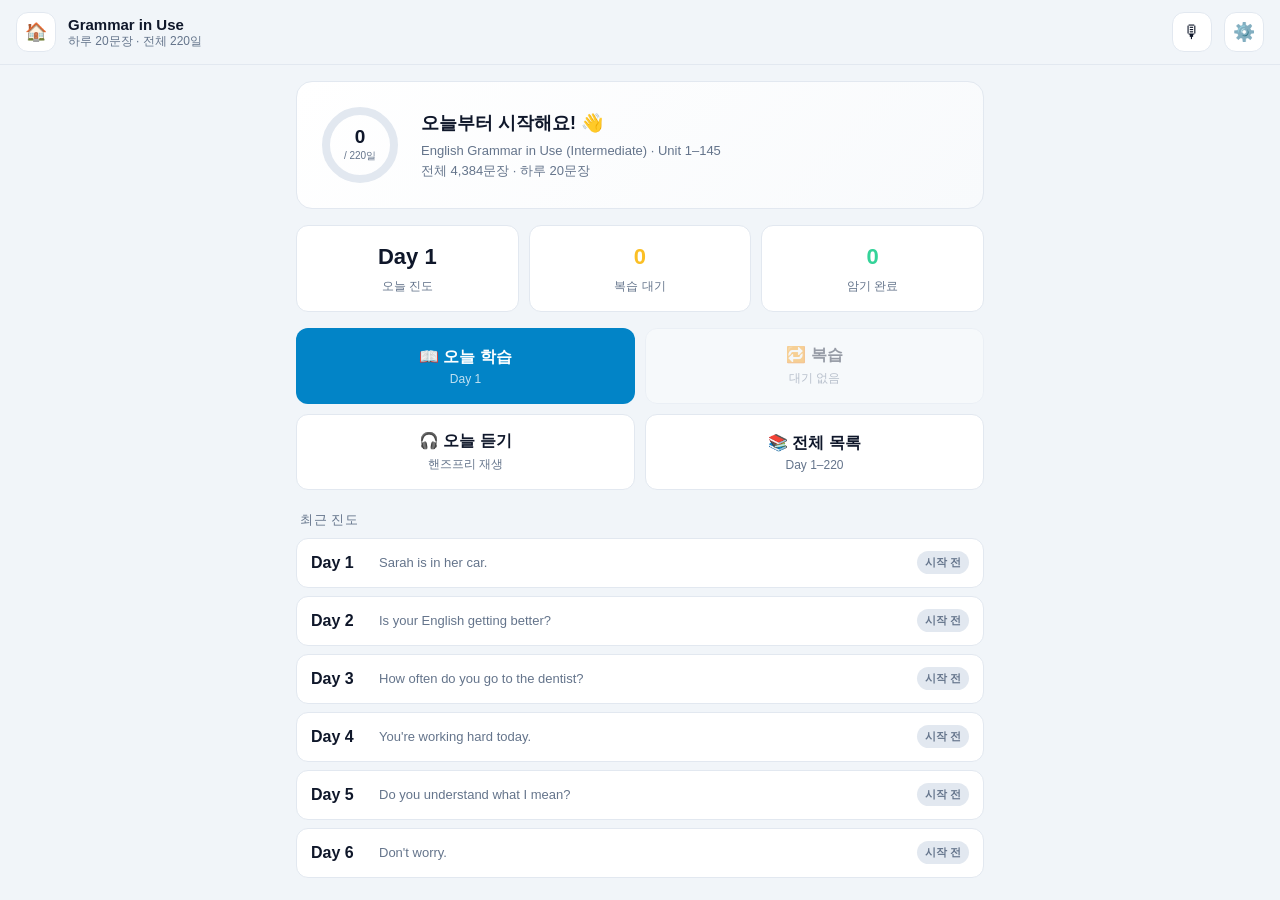
<file: index.html>
<!DOCTYPE html>
<html lang="ko">
<head>
  <meta charset="UTF-8" />
  <meta name="viewport" content="width=device-width, initial-scale=1.0, viewport-fit=cover" />
  <meta name="theme-color" content="#0f172a" />
  <title>English Grammar in Use · 하루 20문장</title>
  <link rel="preconnect" href="https://fonts.googleapis.com" />
  <link rel="stylesheet" href="css/style.css" />
  <link rel="icon" href="data:image/svg+xml,<svg xmlns='http://www.w3.org/2000/svg' viewBox='0 0 100 100'><text y='.9em' font-size='90'>🎧</text></svg>" />
</head>
<body>
  <header class="topbar">
    <button class="icon-btn" id="homeBtn" title="홈" aria-label="홈">🏠</button>
    <div class="brand">
      <strong>Grammar in Use</strong>
      <span id="subtitle">하루 20문장 · 듣고 따라 말하기</span>
    </div>
    <a class="icon-btn" href="coach/" title="Voice Coach — AI 음성 회화" aria-label="Voice Coach" style="text-decoration:none">🎙</a>
    <button class="icon-btn" id="settingsBtn" title="설정" aria-label="설정">⚙️</button>
  </header>

  <main id="app"><!-- rendered by app.js --></main>

  <!-- Settings drawer -->
  <div class="drawer-backdrop" id="drawerBackdrop" hidden></div>
  <aside class="drawer" id="settingsDrawer" hidden aria-label="설정">
    <h2>설정</h2>
    <p class="muted small">🎬 원본 영상(유튜브)의 실제 음성으로 재생됩니다.</p>
    <label class="field">
      <span>재생 속도</span>
      <select id="rateSelect">
        <option value="0.5">0.5× (아주 느리게)</option>
        <option value="0.75">0.75× (느리게)</option>
        <option value="1" selected>1× (원본)</option>
        <option value="1.25">1.25× (빠르게)</option>
        <option value="1.5">1.5× (아주 빠르게)</option>
      </select>
    </label>
    <label class="field checkbox">
      <input type="checkbox" id="twiceChk" />
      <span>각 문장 2번 재생 (영상처럼)</span>
    </label>
    <label class="field">
      <span>문장 사이 간격 <b id="gapVal">0.8초</b></span>
      <input type="range" id="gapRange" min="0" max="3" step="0.1" value="0.8" />
    </label>
    <button class="btn ghost" id="testVoiceBtn">🔊 음성 테스트</button>
    <hr />
    <label class="field">
      <span>학습 시작일</span>
      <input type="date" id="startDate" />
    </label>
    <button class="btn danger ghost" id="resetBtn">진도 초기화</button>
    <p class="muted small">진도는 이 브라우저에만 저장됩니다.</p>
  </aside>

  <script src="js/app.js"></script>
</body>
</html>
</file>
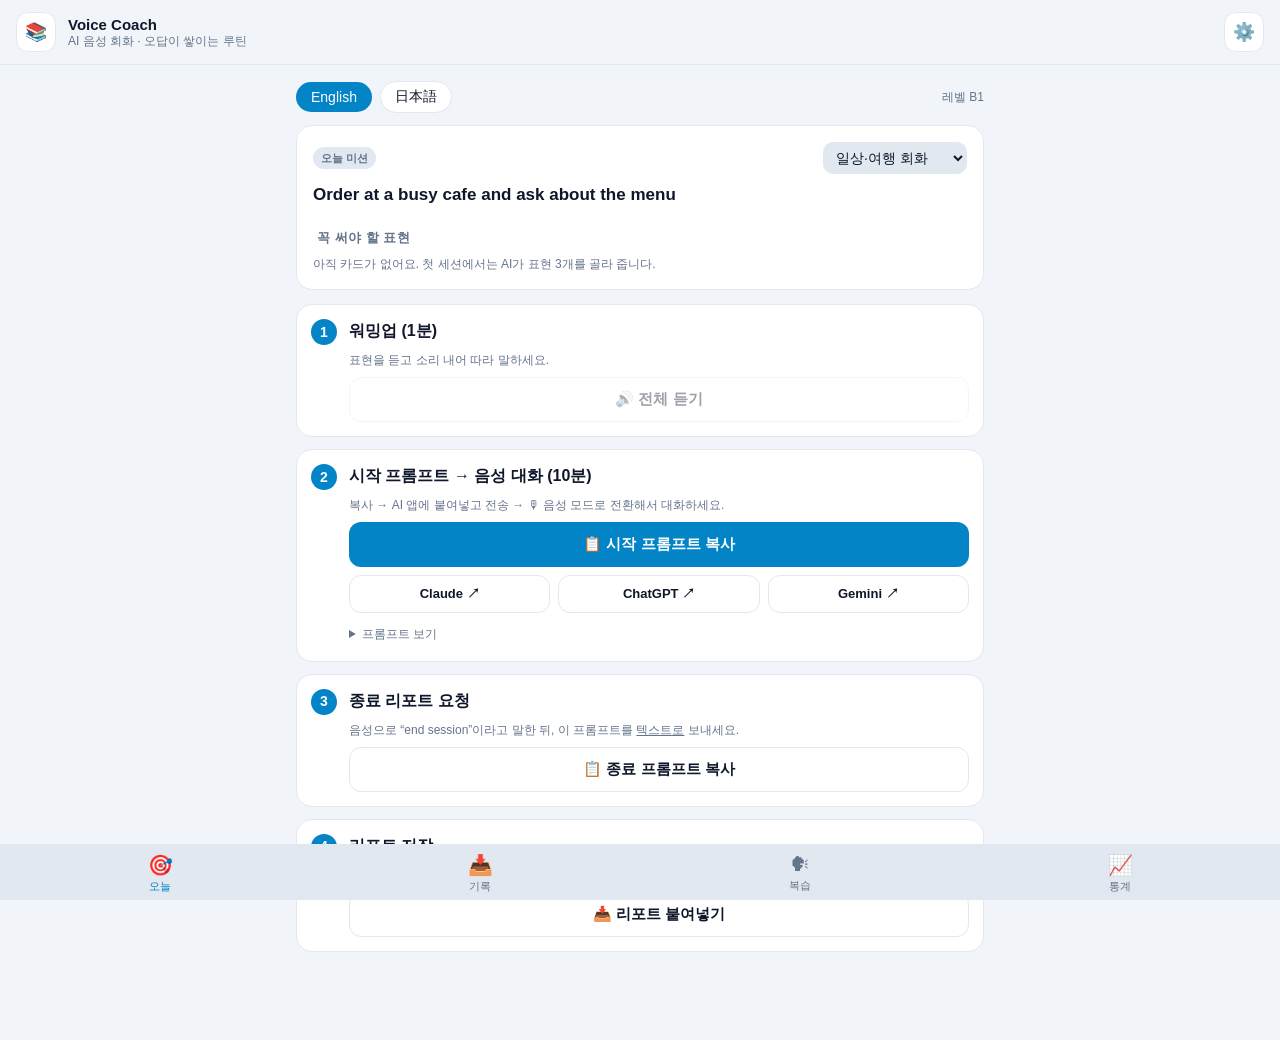
<file: coach/index.html>
<!DOCTYPE html>
<html lang="ko">
<head>
  <meta charset="UTF-8" />
  <meta name="viewport" content="width=device-width, initial-scale=1.0, viewport-fit=cover" />
  <meta name="theme-color" content="#0f172a" />
  <meta name="apple-mobile-web-app-capable" content="yes" />
  <meta name="apple-mobile-web-app-title" content="Voice Coach" />
  <title>Voice Coach · AI 음성 회화 루틴</title>
  <link rel="manifest" href="manifest.webmanifest" />
  <link rel="icon" href="icon.svg" type="image/svg+xml" />
  <link rel="apple-touch-icon" href="icon.svg" />
  <link rel="stylesheet" href="../css/style.css" />
  <link rel="stylesheet" href="coach.css" />
</head>
<body>
  <header class="topbar">
    <a class="icon-btn" href="../" title="문장 암기 앱" aria-label="문장 암기 앱">📚</a>
    <div class="brand">
      <strong>Voice Coach</strong>
      <span id="subtitle">AI 음성 회화 · 오답이 쌓이는 루틴</span>
    </div>
    <button class="icon-btn" id="settingsBtn" title="설정" aria-label="설정">⚙️</button>
  </header>

  <main id="app"><!-- rendered by app.js --></main>

  <nav class="tabbar" id="tabbar">
    <button data-tab="today" class="on">🎯<span>오늘</span></button>
    <button data-tab="record">📥<span>기록</span></button>
    <button data-tab="drill">🗣<span>복습</span></button>
    <button data-tab="stats">📈<span>통계</span></button>
  </nav>

  <div class="drawer-backdrop" id="drawerBackdrop" hidden></div>
  <aside class="drawer" id="settingsDrawer" hidden aria-label="설정"></aside>
  <div class="toast" id="toast" hidden></div>

  <script src="core.js"></script>
  <script src="app.js"></script>
</body>
</html>
</file>
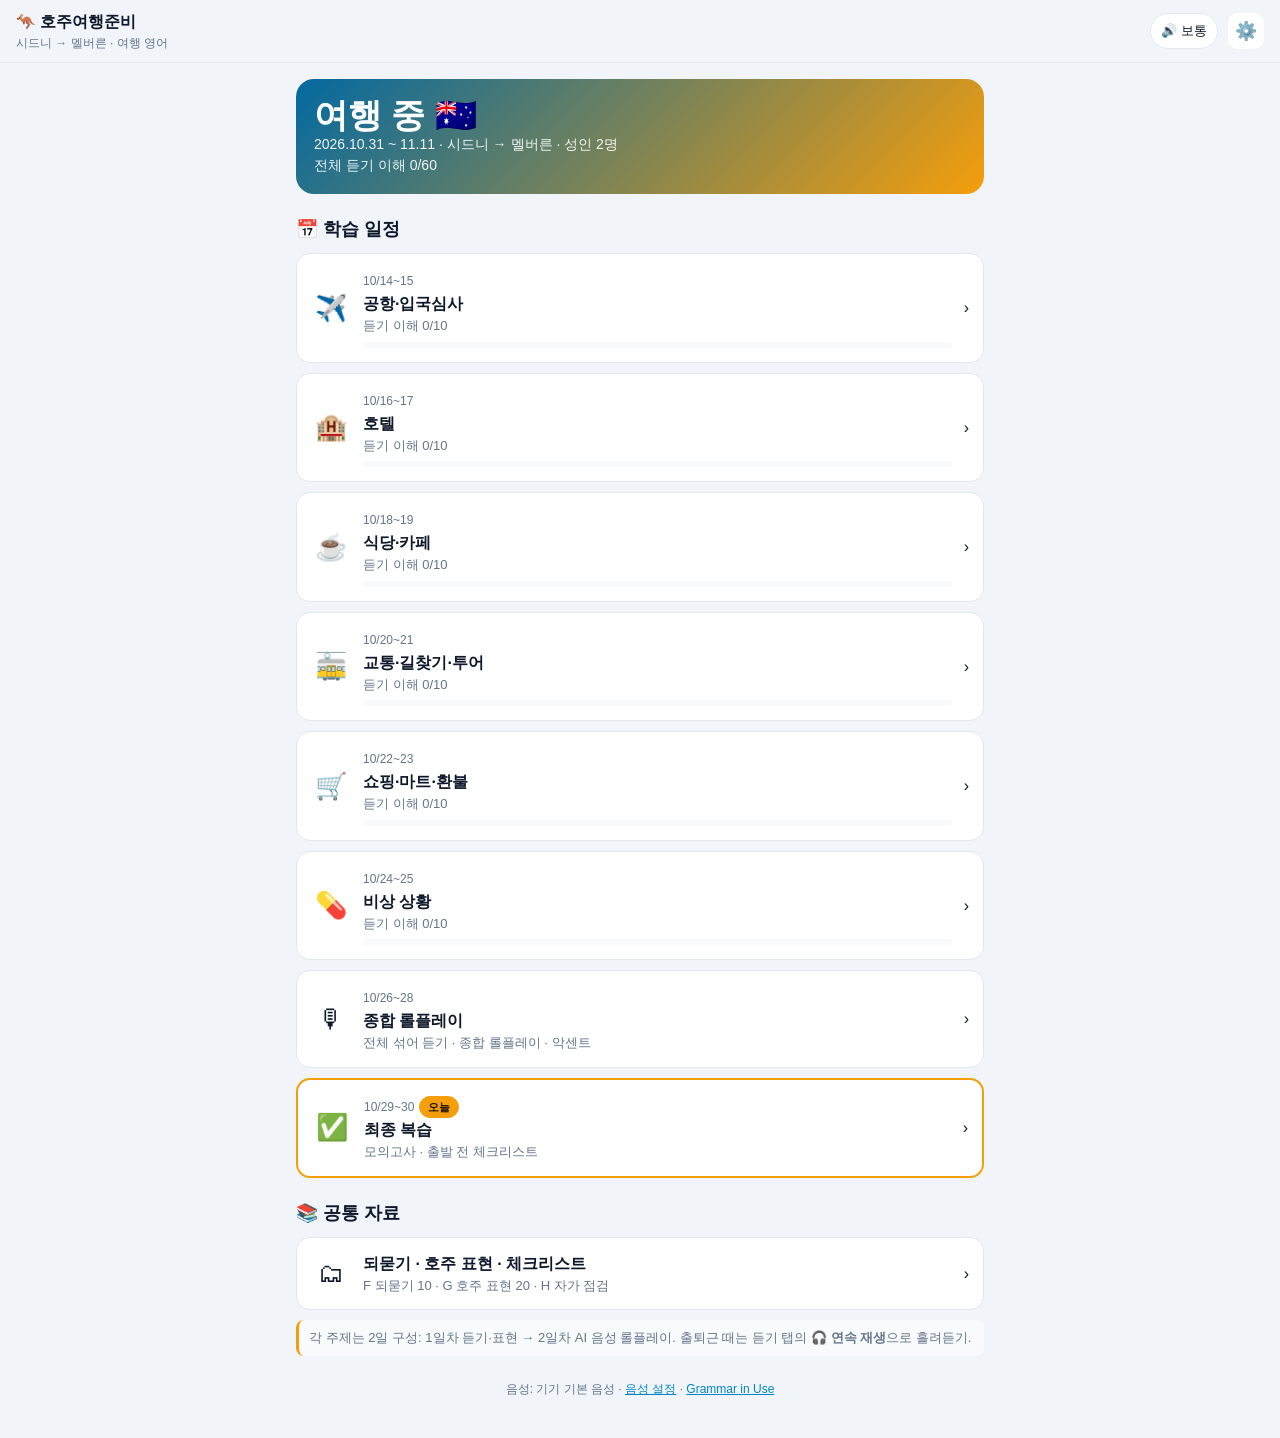
<file: 호주여행준비/index.html>
<!DOCTYPE html>
<html lang="ko">
<head>
  <meta charset="UTF-8" />
  <meta name="viewport" content="width=device-width, initial-scale=1.0, viewport-fit=cover" />
  <meta name="theme-color" content="#0f172a" />
  <title>호주여행준비 · 여행 영어</title>
  <link rel="stylesheet" href="style.css" />
  <link rel="manifest" href="manifest.webmanifest" />
  <link rel="apple-touch-icon" href="icon.svg" />
  <meta name="apple-mobile-web-app-capable" content="yes" />
  <meta name="apple-mobile-web-app-title" content="호주여행준비" />
  <link rel="icon" href="data:image/svg+xml,<svg xmlns='http://www.w3.org/2000/svg' viewBox='0 0 100 100'><text y='.9em' font-size='90'>🦘</text></svg>" />
</head>
<body>
  <header class="topbar">
    <button class="icon-btn" id="backBtn" aria-label="뒤로" hidden>←</button>
    <div class="brand">
      <strong id="title">🦘 호주여행준비</strong>
      <span id="subtitle">시드니 → 멜버른 · 여행 영어</span>
    </div>
    <button class="speed-btn" id="speedBtn" aria-label="재생 속도">🔊 보통</button>
    <button class="icon-btn" id="settingsBtn" aria-label="음성 설정">⚙️</button>
  </header>

  <nav class="tabs" id="tabs" hidden></nav>

  <main id="app"></main>

  <div class="toast" id="toast" hidden></div>

  <script src="data.js"></script>
  <script src="app.js"></script>
</body>
</html>
</file>
<file: css/style.css>
:root {
  --bg: #0f172a;
  --bg-soft: #1e293b;
  --card: #1e293b;
  --card-hi: #273449;
  --text: #e2e8f0;
  --muted: #94a3b8;
  --line: #334155;
  --accent: #38bdf8;
  --accent-ink: #082f49;
  --green: #34d399;
  --amber: #fbbf24;
  --red: #f87171;
  --radius: 16px;
  --maxw: 720px;
}
@media (prefers-color-scheme: light) {
  :root {
    --bg: #f1f5f9; --bg-soft: #e2e8f0; --card: #ffffff; --card-hi: #f8fafc;
    --text: #0f172a; --muted: #64748b; --line: #e2e8f0; --accent: #0284c7;
    --accent-ink: #ffffff;
  }
}
* { box-sizing: border-box; margin: 0; padding: 0; }
html { -webkit-text-size-adjust: 100%; }
body {
  font-family: -apple-system, BlinkMacSystemFont, "Segoe UI", "Apple SD Gothic Neo",
    "Noto Sans KR", Roboto, sans-serif;
  background: var(--bg); color: var(--text); line-height: 1.5;
  padding-bottom: env(safe-area-inset-bottom);
  overscroll-behavior-y: none;
}

/* Topbar */
.topbar {
  position: sticky; top: 0; z-index: 20;
  display: flex; align-items: center; gap: 12px;
  padding: 12px 16px; padding-top: calc(12px + env(safe-area-inset-top));
  background: color-mix(in srgb, var(--bg) 88%, transparent);
  backdrop-filter: blur(10px); border-bottom: 1px solid var(--line);
}
.brand { flex: 1; display: flex; flex-direction: column; line-height: 1.2; min-width: 0; }
.brand strong { font-size: 15px; }
.brand span { font-size: 12px; color: var(--muted); overflow: hidden; text-overflow: ellipsis; white-space: nowrap; }
.icon-btn {
  background: var(--card); border: 1px solid var(--line); color: var(--text);
  width: 40px; height: 40px; border-radius: 12px; font-size: 18px; cursor: pointer;
  display: grid; place-items: center; flex: none;
}
.icon-btn:active { transform: scale(0.94); }

main { max-width: var(--maxw); margin: 0 auto; padding: 16px; }

/* Buttons */
.btn {
  appearance: none; border: 1px solid var(--line); background: var(--card);
  color: var(--text); padding: 12px 16px; border-radius: 12px; font-size: 15px;
  font-weight: 600; cursor: pointer; display: inline-flex; align-items: center;
  justify-content: center; gap: 8px; transition: transform .08s, background .15s;
}
.btn:active { transform: scale(0.97); }
.btn.primary { background: var(--accent); color: var(--accent-ink); border-color: transparent; }
.btn.ghost { background: transparent; }
.btn.danger { color: var(--red); border-color: var(--red); }
.btn.block { width: 100%; }
.btn.lg { padding: 16px; font-size: 16px; }
.btn:disabled { opacity: .4; cursor: default; }

/* Home dashboard */
.hero {
  background: linear-gradient(135deg, var(--card), var(--card-hi));
  border: 1px solid var(--line); border-radius: var(--radius);
  padding: 20px; display: flex; gap: 18px; align-items: center; margin-bottom: 16px;
}
.ring { flex: none; }
.hero-info h1 { font-size: 18px; margin-bottom: 4px; }
.hero-info p { color: var(--muted); font-size: 13px; }
.stat-row { display: grid; grid-template-columns: repeat(3, 1fr); gap: 10px; margin-bottom: 16px; }
.stat {
  background: var(--card); border: 1px solid var(--line); border-radius: 12px;
  padding: 14px; text-align: center;
}
.stat b { display: block; font-size: 22px; }
.stat span { font-size: 12px; color: var(--muted); }
.action-grid { display: grid; gap: 10px; grid-template-columns: 1fr 1fr; margin-bottom: 16px; }
.action-grid .btn.lg { flex-direction: column; gap: 4px; height: 100%; }
.action-grid .sub { font-weight: 400; font-size: 12px; color: var(--muted); }
.action-grid .btn.primary .sub { color: color-mix(in srgb, var(--accent-ink) 75%, transparent); }

.section-title { font-size: 13px; color: var(--muted); margin: 20px 4px 8px; text-transform: uppercase; letter-spacing: .04em; }

/* Day list */
.day-list { display: grid; gap: 8px; }
.day-item {
  display: flex; align-items: center; gap: 12px; padding: 12px 14px;
  background: var(--card); border: 1px solid var(--line); border-radius: 12px;
  cursor: pointer; text-align: left; color: inherit; font: inherit; width: 100%;
}
.day-item:active { transform: scale(0.99); }
.day-item .num { font-weight: 700; width: 56px; flex: none; }
.day-item .prev { flex: 1; color: var(--muted); font-size: 13px; overflow: hidden; text-overflow: ellipsis; white-space: nowrap; }
.day-item .badge { flex: none; }
.badge { font-size: 11px; padding: 3px 8px; border-radius: 999px; font-weight: 700; }
.badge.done { background: color-mix(in srgb, var(--green) 20%, transparent); color: var(--green); }
.badge.partial { background: color-mix(in srgb, var(--amber) 20%, transparent); color: var(--amber); }
.badge.todo { background: var(--bg-soft); color: var(--muted); }

/* Study view */
.study-head { display: flex; align-items: center; gap: 10px; margin-bottom: 12px; }
.study-head h1 { font-size: 18px; flex: 1; }
.mode-tabs { display: flex; gap: 6px; background: var(--bg-soft); padding: 4px; border-radius: 12px; margin-bottom: 14px; }
.mode-tabs button {
  flex: 1; border: none; background: transparent; color: var(--muted);
  padding: 9px 4px; border-radius: 9px; font-size: 13px; font-weight: 600; cursor: pointer;
  white-space: nowrap;
}
.mode-tabs button.active { background: var(--card); color: var(--text); box-shadow: 0 1px 3px rgba(0,0,0,.2); }

.progress-line { height: 5px; background: var(--bg-soft); border-radius: 999px; overflow: hidden; margin-bottom: 14px; }
.progress-line > i { display: block; height: 100%; background: var(--accent); width: 0; transition: width .3s; }

/* Card (test/flashcard) */
.card {
  background: var(--card); border: 1px solid var(--line); border-radius: var(--radius);
  padding: 28px 22px; min-height: 220px; display: flex; flex-direction: column;
  justify-content: center; text-align: center; position: relative;
}
.card .counter { position: absolute; top: 14px; left: 16px; font-size: 12px; color: var(--muted); }
.card .box-tag { position: absolute; top: 14px; right: 16px; font-size: 11px; color: var(--muted); }
.card .en { font-size: clamp(20px, 5vw, 28px); font-weight: 600; letter-spacing: -.01em; }
.card .en.hidden { filter: blur(9px); user-select: none; }
.tap-hint { margin-top: 14px; font-size: 13px; color: var(--muted); }

.card-controls { display: flex; gap: 10px; margin: 14px 0; }
.card-controls .btn { flex: 1; }
.grade-row { display: grid; grid-template-columns: repeat(3, 1fr); gap: 10px; }
.grade-row .btn { flex-direction: column; gap: 2px; padding: 12px 6px; }
.grade-row .btn small { font-weight: 400; font-size: 11px; color: var(--muted); }
.grade-row .again { border-color: var(--red); }
.grade-row .hard { border-color: var(--amber); }
.grade-row .good { border-color: var(--green); }

/* List (study) mode rows */
.sent-list { display: grid; gap: 8px; }
.sent-row {
  display: flex; align-items: center; gap: 12px; padding: 14px;
  background: var(--card); border: 1px solid var(--line); border-radius: 12px;
}
.sent-row.playing { border-color: var(--accent); background: var(--card-hi); }
.sent-row .idx { width: 22px; color: var(--muted); font-size: 13px; flex: none; text-align: right; }
.sent-row .txt { flex: 1; font-size: 16px; }
.sent-row .play { flex: none; }
.sent-row .dot { width: 8px; height: 8px; border-radius: 50%; flex: none; background: var(--line); }
.sent-row .dot.known { background: var(--green); }
.sent-row .dot.learning { background: var(--amber); }

/* Listen (autoplay) controls bar */
.playbar {
  position: sticky; bottom: 0; margin: 16px -16px -16px; padding: 14px 16px;
  padding-bottom: calc(14px + env(safe-area-inset-bottom));
  background: color-mix(in srgb, var(--bg) 92%, transparent);
  backdrop-filter: blur(10px); border-top: 1px solid var(--line);
  display: flex; gap: 10px; align-items: center;
}
.playbar .btn { flex: none; }
.playbar .now { flex: 1; font-size: 13px; color: var(--muted); overflow: hidden; text-overflow: ellipsis; white-space: nowrap; }
.big-play { width: 56px; height: 56px; border-radius: 50%; font-size: 22px; }

/* Settings drawer */
.drawer-backdrop { position: fixed; inset: 0; background: rgba(0,0,0,.5); z-index: 40; }
.drawer {
  position: fixed; top: 0; right: 0; bottom: 0; width: min(340px, 86vw); z-index: 41;
  background: var(--bg); border-left: 1px solid var(--line); padding: 20px;
  padding-top: calc(20px + env(safe-area-inset-top)); overflow-y: auto;
  display: flex; flex-direction: column; gap: 16px;
  box-shadow: -8px 0 24px rgba(0,0,0,.3);
}
.drawer h2 { font-size: 17px; }
.field { display: flex; flex-direction: column; gap: 6px; font-size: 14px; }
.field b { color: var(--accent); font-weight: 700; }
.field.checkbox { flex-direction: row; align-items: center; gap: 10px; }
.field select, .field input[type=date] {
  background: var(--card); border: 1px solid var(--line); color: var(--text);
  padding: 10px; border-radius: 10px; font-size: 14px; width: 100%;
}
.field input[type=range] { width: 100%; accent-color: var(--accent); }
.field input[type=checkbox] { width: 20px; height: 20px; accent-color: var(--accent); }
hr { border: none; border-top: 1px solid var(--line); }
.muted { color: var(--muted); }
.small { font-size: 12px; }

/* Talk mode */
.prompt-box {
  width: 100%; background: var(--card); border: 1px solid var(--line); color: var(--text);
  border-radius: 12px; padding: 14px; font-size: 13px; line-height: 1.55; resize: vertical;
  font-family: ui-monospace, SFMono-Regular, Menlo, monospace; white-space: pre-wrap;
}
.link-row { display: flex; gap: 8px; }
.link-row .btn { flex: 1; text-decoration: none; font-size: 14px; }

.empty { text-align: center; color: var(--muted); padding: 48px 16px; }
.empty .big { font-size: 42px; margin-bottom: 12px; }

/* Docked original-audio player (YouTube) */
#ytDock {
  position: fixed; right: 12px; bottom: calc(88px + env(safe-area-inset-bottom)); z-index: 45;
  width: min(240px, 58vw); aspect-ratio: 16 / 9; border-radius: 12px; overflow: hidden;
  border: 1px solid var(--line); box-shadow: 0 8px 28px rgba(0,0,0,.45); background: #000;
}
#ytDock iframe { width: 100%; height: 100%; display: block; border: 0; }
#ytClose {
  position: absolute; top: 4px; right: 4px; width: 24px; height: 24px; border-radius: 50%;
  border: none; background: rgba(0,0,0,.6); color: #fff; font-size: 13px; cursor: pointer; z-index: 2;
  display: grid; place-items: center;
}
.toast {
  position: fixed; left: 50%; bottom: calc(28px + env(safe-area-inset-bottom)); transform: translateX(-50%);
  z-index: 60; background: var(--card); color: var(--text); border: 1px solid var(--line);
  padding: 12px 18px; border-radius: 12px; font-size: 14px; box-shadow: 0 8px 24px rgba(0,0,0,.35);
  max-width: 90vw; text-align: center;
}

[hidden] { display: none !important; }
.kbd-hint { text-align: center; color: var(--muted); font-size: 12px; margin-top: 16px; }
@media (max-width: 480px) { .kbd-hint { display: none; } }
</file>
<file: coach/coach.css>
/* Voice Coach — additions on top of ../css/style.css */
main { padding-bottom: calc(88px + env(safe-area-inset-bottom)); }
a.icon-btn { text-decoration: none; display: inline-grid; place-items: center; }
.icon-btn.sm { width: 34px; height: 34px; font-size: 15px; flex: none; }
.accent { color: var(--accent); }
.error { color: var(--red); margin-top: 10px; }
.ok { color: var(--green); } .ng { color: var(--amber); }
.wrong { color: var(--red); text-decoration: line-through; text-decoration-thickness: 1px; }

.tabbar {
  position: fixed; left: 0; right: 0; bottom: 0; z-index: 30;
  display: grid; grid-template-columns: repeat(4, 1fr);
  background: var(--bg-soft); border-top: 1px solid var(--line);
  padding-bottom: env(safe-area-inset-bottom);
}
.tabbar button {
  background: none; border: 0; color: var(--muted); font-size: 20px; padding: 8px 0 6px;
  display: flex; flex-direction: column; align-items: center; gap: 2px; cursor: pointer;
}
.tabbar button span { font-size: 11px; }
.tabbar button.on { color: var(--accent); }

.lang-row { display: flex; align-items: center; gap: 8px; margin-bottom: 12px; }
.level-tag { margin-left: auto; }
.chip {
  border: 1px solid var(--line); background: var(--card); color: var(--text);
  border-radius: 999px; padding: 6px 14px; font-size: 14px; cursor: pointer;
}
.chip.on { background: var(--accent); color: var(--accent-ink); border-color: transparent; }

.card-flat { background: var(--card); border: 1px solid var(--line); border-radius: var(--radius); padding: 16px; margin-bottom: 14px; }
.mission-head { display: flex; justify-content: space-between; align-items: center; gap: 8px; margin-bottom: 8px; }
.mission-head select, .field select {
  background: var(--bg-soft); color: var(--text); border: 1px solid var(--line); border-radius: 10px; padding: 6px 8px; font-size: 14px;
}
.scenario { font-size: 17px; font-weight: 600; margin: 4px 0 12px; }
.expr-list { list-style: none; display: grid; gap: 8px; }
.expr-list li { display: flex; gap: 10px; align-items: center; background: var(--card-hi); border-radius: 12px; padding: 8px 10px; }

.steps { list-style: none; counter-reset: s; display: grid; gap: 12px; }
.steps li {
  counter-increment: s; position: relative; background: var(--card); border: 1px solid var(--line);
  border-radius: var(--radius); padding: 14px 14px 14px 52px; display: grid; gap: 8px;
}
.steps li::before {
  content: counter(s); position: absolute; left: 14px; top: 14px; width: 26px; height: 26px; border-radius: 50%;
  background: var(--accent); color: var(--accent-ink); display: grid; place-items: center; font-weight: 700; font-size: 14px;
}
.app-links { display: flex; gap: 8px; flex-wrap: wrap; }
.app-links .btn { flex: 1; text-align: center; text-decoration: none; font-size: 13px; padding: 8px; }
.prompt-box.editable { width: 100%; }
details summary { cursor: pointer; padding: 4px 0; }

.row-btns { display: flex; gap: 10px; margin: 10px 0; }
.row-btns .btn { flex: 1; }
.file-btn { display: block; text-align: center; cursor: pointer; }
.score-row { display: grid; grid-template-columns: repeat(3, 1fr); gap: 8px; margin: 8px 0 12px; text-align: center; }
.score-row div { background: var(--card-hi); border-radius: 12px; padding: 8px; display: grid; }
.score-row b { font-size: 22px; }
.table-wrap { overflow-x: auto; margin-bottom: 12px; }
.mini-table { width: 100%; border-collapse: collapse; font-size: 14px; }
.mini-table th, .mini-table td { text-align: left; padding: 8px 6px; border-bottom: 1px solid var(--line); vertical-align: top; }
.mini-table th { color: var(--muted); font-weight: 500; font-size: 12px; }

.drill-head { text-align: center; margin-bottom: 8px; }
.drill-card { min-height: 220px; display: grid; gap: 12px; align-content: center; text-align: center; }
.cue-label { font-size: 12px; color: var(--muted); }
.cue { font-size: clamp(18px, 4.6vw, 24px); font-weight: 600; }
.cue.wrong { text-decoration: none; }
.answer { font-size: clamp(19px, 5vw, 26px); font-weight: 700; color: var(--green); }
.answer.hidden { filter: blur(9px); user-select: none; }
.grade-row { display: grid; grid-template-columns: 1fr 1fr; gap: 10px; }

.spark-row { display: flex; justify-content: space-between; align-items: center; gap: 10px; padding: 6px 0; }
.spark { width: 60%; height: 48px; color: var(--accent); }
.bar-row { display: grid; grid-template-columns: 112px 1fr 28px; gap: 8px; align-items: center; padding: 4px 0; font-size: 14px; }
.bar { background: var(--card-hi); border-radius: 6px; height: 10px; overflow: hidden; }
.bar i { display: block; height: 100%; background: var(--amber); }
.session { background: var(--card); border: 1px solid var(--line); border-radius: 12px; padding: 10px 12px; margin-bottom: 8px; }
.session p { margin-top: 6px; }
.stat-row { grid-template-columns: repeat(4, 1fr); gap: 8px; }
.stat { padding-left: 4px; padding-right: 4px; }
.toast { bottom: calc(84px + env(safe-area-inset-bottom)) !important; }
</file>
<file: 호주여행준비/style.css>
[hidden] { display: none !important; }
:root {
  --bg: #0f172a; --card: #1e293b; --card-hi: #273449; --text: #e2e8f0; --muted: #94a3b8;
  --line: #334155; --accent: #38bdf8; --accent-ink: #082f49; --green: #34d399;
  --amber: #fbbf24; --red: #f87171; --gold: #f59e0b;
  --radius: 14px; --maxw: 720px;
}
@media (prefers-color-scheme: light) {
  :root {
    --bg: #f1f5f9; --card: #ffffff; --card-hi: #f8fafc; --text: #0f172a; --muted: #64748b;
    --line: #e2e8f0; --accent: #0284c7; --accent-ink: #ffffff; --green: #059669;
    --amber: #b45309; --red: #dc2626;
  }
}
* { box-sizing: border-box; margin: 0; padding: 0; }
html { -webkit-text-size-adjust: 100%; }
body {
  font-family: -apple-system, BlinkMacSystemFont, "Segoe UI", "Apple SD Gothic Neo", "Noto Sans KR", Roboto, sans-serif;
  background: var(--bg); color: var(--text); line-height: 1.5;
  padding-bottom: calc(24px + env(safe-area-inset-bottom));
}
button { font: inherit; color: inherit; cursor: pointer; border: none; background: none; }
a { color: var(--accent); }

.topbar {
  position: sticky; top: 0; z-index: 10; display: flex; align-items: center; gap: 10px;
  padding: 10px 16px; padding-top: calc(10px + env(safe-area-inset-top));
  background: color-mix(in srgb, var(--bg) 88%, transparent); backdrop-filter: blur(10px);
  border-bottom: 1px solid var(--line);
}
.brand { flex: 1; display: flex; flex-direction: column; min-width: 0; }
.brand strong { font-size: 16px; white-space: nowrap; overflow: hidden; text-overflow: ellipsis; }
.brand span { font-size: 12px; color: var(--muted); }
.icon-btn { width: 36px; height: 36px; border-radius: 10px; background: var(--card); font-size: 18px; }
.speed-btn { padding: 7px 10px; border-radius: 999px; background: var(--card); font-size: 13px; border: 1px solid var(--line); white-space: nowrap; }

.tabs {
  position: sticky; top: calc(57px + env(safe-area-inset-top)); z-index: 9; display: flex; gap: 6px;
  padding: 8px 16px; overflow-x: auto; background: var(--bg); border-bottom: 1px solid var(--line);
  scrollbar-width: none;
}
.tabs::-webkit-scrollbar { display: none; }
.tab { flex: 0 0 auto; padding: 7px 13px; border-radius: 999px; background: var(--card); font-size: 14px; color: var(--muted); }
.tab.on { background: var(--accent); color: var(--accent-ink); font-weight: 600; }

main { max-width: var(--maxw); margin: 0 auto; padding: 16px; }
h2 { font-size: 18px; margin: 22px 0 10px; }
h2:first-child { margin-top: 4px; }
h3 { font-size: 15px; margin-bottom: 6px; }
.muted { color: var(--muted); }
.small { font-size: 13px; }
.card { background: var(--card); border: 1px solid var(--line); border-radius: var(--radius); padding: 14px; margin-bottom: 10px; }
.tip { font-size: 13px; color: var(--muted); background: var(--card-hi); border-left: 3px solid var(--gold); padding: 8px 10px; border-radius: 8px; margin: 8px 0; }

/* Home */
.hero { background: linear-gradient(135deg, #0369a1, #f59e0b); color: #fff; border-radius: 18px; padding: 18px; margin-bottom: 14px; }
.hero .dday { font-size: 34px; font-weight: 800; line-height: 1.1; }
.hero p { opacity: .92; font-size: 14px; }
.today { border: 2px solid var(--gold); }
.sched { display: flex; align-items: center; gap: 12px; width: 100%; text-align: left; }
.sched .ico { font-size: 26px; width: 40px; text-align: center; }
.sched .body { flex: 1; }
.sched .date { font-size: 12px; color: var(--muted); }
.badge { display: inline-block; font-size: 11px; padding: 2px 8px; border-radius: 999px; background: var(--card-hi); color: var(--muted); border: 1px solid var(--line); }
.badge.now { background: var(--gold); color: #1f1300; border-color: var(--gold); font-weight: 700; }
.badge.check { color: var(--amber); border-color: var(--amber); }
.sched.disabled { opacity: .5; cursor: default; }
.progress { height: 6px; background: var(--card-hi); border-radius: 99px; overflow: hidden; margin-top: 6px; }
.progress i { display: block; height: 100%; background: var(--green); }

/* Play buttons */
.play { display: inline-flex; align-items: center; justify-content: center; width: 34px; height: 34px; flex: 0 0 34px;
  border-radius: 50%; background: var(--accent); color: var(--accent-ink); font-size: 14px; }
.play.sm { width: 28px; height: 28px; flex-basis: 28px; font-size: 12px; background: var(--card-hi); color: var(--accent); border: 1px solid var(--line); }
.play.playing { animation: pulse .8s infinite alternate; }
@keyframes pulse { to { transform: scale(1.12); } }
.line { display: flex; align-items: center; gap: 10px; }
.line + .line { margin-top: 8px; }
.en { font-weight: 600; }
.lbl { font-size: 11px; color: var(--muted); text-transform: uppercase; letter-spacing: .04em; }

/* Segment */
.seg { display: flex; background: var(--card); border: 1px solid var(--line); border-radius: 12px; padding: 3px; margin-bottom: 12px; }
.seg button { flex: 1; padding: 8px; border-radius: 9px; font-size: 14px; color: var(--muted); }
.seg button.on { background: var(--card-hi); color: var(--text); font-weight: 600; }

/* Flashcard */
.flash { text-align: center; padding: 22px 16px; min-height: 300px; display: flex; flex-direction: column; gap: 12px; align-items: center; justify-content: center; }
.flash .num { font-size: 13px; color: var(--muted); }
.flash .big-play { width: 76px; height: 76px; border-radius: 50%; background: var(--accent); color: var(--accent-ink); font-size: 30px; }
.flash .au { font-size: 22px; font-weight: 700; }
.flash .pron { color: var(--amber); font-size: 16px; }
.flash .reveal { padding: 10px 18px; border-radius: 999px; border: 1px dashed var(--line); color: var(--muted); }
.flash .std { font-size: 13px; color: var(--muted); }
.flash .ansbox { width: 100%; background: var(--card-hi); border-radius: 12px; padding: 10px; text-align: left; }
.grade { display: flex; gap: 8px; width: 100%; }
.grade button { flex: 1; padding: 12px; border-radius: 12px; font-weight: 600; }
.grade .no { background: color-mix(in srgb, var(--red) 18%, transparent); color: var(--red); }
.grade .yes { background: color-mix(in srgb, var(--green) 18%, transparent); color: var(--green); }
.navrow { display: flex; justify-content: space-between; align-items: center; margin-top: 4px; }
.navrow button { padding: 8px 14px; border-radius: 10px; background: var(--card); border: 1px solid var(--line); }
.dots { display: flex; gap: 5px; justify-content: center; flex-wrap: wrap; margin: 10px 0; }
.dots i { width: 10px; height: 10px; border-radius: 50%; background: var(--line); }
.dots i.ok { background: var(--green); } .dots i.ng { background: var(--red); } .dots i.cur { outline: 2px solid var(--accent); outline-offset: 1px; }
.score { text-align: center; font-size: 14px; }
.score b { font-size: 18px; }
.pass { color: var(--green); font-weight: 700; } .fail { color: var(--amber); font-weight: 700; }

/* Question list */
.q .head { display: flex; align-items: center; gap: 8px; margin-bottom: 6px; }
.q .no { font-size: 12px; font-weight: 700; color: var(--accent); }
.kv { display: grid; grid-template-columns: 54px 1fr; gap: 3px 8px; font-size: 14px; margin-top: 6px; }
.kv dt { color: var(--muted); font-size: 12px; padding-top: 2px; }
.kv dd.pr { color: var(--amber); }
.stagechip { font-size: 11px; padding: 1px 7px; border-radius: 99px; background: var(--card-hi); color: var(--muted); border: 1px solid var(--line); }

/* Flow diagram */
.flow { position: relative; padding-left: 4px; }
.step { display: flex; gap: 12px; position: relative; padding-bottom: 14px; }
.step:not(:last-child)::before { content: ""; position: absolute; left: 17px; top: 36px; bottom: 0; width: 2px; background: var(--line); }
.step .n { flex: 0 0 36px; height: 36px; border-radius: 50%; background: var(--accent); color: var(--accent-ink); font-weight: 800; display: flex; align-items: center; justify-content: center; z-index: 1; }
.step .box { flex: 1; background: var(--card); border: 1px solid var(--line); border-radius: 12px; padding: 10px 12px; }
.step .box .t { font-weight: 700; } .step .box .t small { color: var(--muted); font-weight: 400; margin-left: 4px; }
.step .box p { font-size: 13px; color: var(--muted); }
.qchips { display: flex; gap: 5px; flex-wrap: wrap; margin-top: 6px; }
.qchip { font-size: 12px; padding: 3px 8px; border-radius: 99px; background: var(--card-hi); border: 1px solid var(--accent); color: var(--accent); }
.warn { font-size: 12px; color: var(--red); margin-top: 4px; }

/* Tree */
.tree .node { background: var(--card); border: 1px solid var(--line); border-radius: 12px; padding: 10px 12px; font-weight: 700; }
.tree .kids { margin-left: 14px; padding-left: 14px; border-left: 2px solid var(--line); margin-top: 8px; display: flex; flex-direction: column; gap: 8px; }
.tree .edge { font-size: 12px; color: var(--accent); font-weight: 700; margin-bottom: 4px; }
.tree .res { border-radius: 12px; padding: 9px 12px; font-size: 14px; font-weight: 600; }
.tree .res.ok { background: color-mix(in srgb, var(--green) 16%, transparent); color: var(--green); }
.tree .res.warn { background: color-mix(in srgb, var(--red) 16%, transparent); color: var(--red); }

/* Linking */
.chunks { display: flex; flex-wrap: wrap; gap: 5px; margin: 8px 0; }
.chunk { font-size: 13px; padding: 3px 8px; border-radius: 8px; background: var(--card-hi); border: 1px solid var(--line); }
.chunk.drop { text-decoration: line-through; color: var(--muted); opacity: .7; border-style: dashed; }
.chunk.chg { color: var(--amber); border-color: var(--amber); font-weight: 700; }
.legend { display: flex; gap: 10px; font-size: 12px; color: var(--muted); flex-wrap: wrap; margin-bottom: 8px; }
.heard { font-size: 15px; color: var(--amber); font-weight: 700; }

/* Vowel table */
.vt { width: 100%; border-collapse: collapse; font-size: 14px; }
.vt th, .vt td { padding: 8px 6px; border-bottom: 1px solid var(--line); text-align: left; vertical-align: middle; }
.vt th { font-size: 12px; color: var(--muted); font-weight: 600; }
.vt td.au { color: var(--amber); font-weight: 700; }
.vt .us { color: var(--muted); text-decoration: line-through; }

/* Formula */
.formula { display: flex; gap: 6px; align-items: stretch; flex-wrap: wrap; }
.formula .blk { flex: 1 1 90px; background: var(--card-hi); border: 1px solid var(--line); border-radius: 10px; padding: 8px; text-align: center; }
.formula .blk b { display: block; font-size: 12px; color: var(--accent); }
.formula .blk span { font-size: 13px; }
.formula .plus { align-self: center; color: var(--muted); font-weight: 700; }

/* Info */
.info .k { font-weight: 700; display: flex; justify-content: space-between; gap: 8px; align-items: center; }
.info p { font-size: 14px; margin-top: 4px; }
.info .note { font-size: 12px; color: var(--amber); margin-top: 4px; }
.yt { display: flex; align-items: center; gap: 10px; text-decoration: none; color: var(--text); }
.yt .ytico { width: 36px; height: 26px; border-radius: 7px; background: #ef4444; color: #fff; display: flex; align-items: center; justify-content: center; font-size: 12px; flex: 0 0 36px; }
.yt code { font-size: 13px; color: var(--accent); word-break: break-word; }

/* Roleplay */
.todo label { display: flex; gap: 10px; align-items: flex-start; padding: 6px 0; font-size: 14px; }
.todo input { width: 18px; height: 18px; margin-top: 2px; accent-color: var(--green); }
.prompt { white-space: pre-wrap; font-size: 13px; line-height: 1.6; background: var(--card-hi); border: 1px solid var(--line); border-radius: 12px; padding: 12px; max-height: 340px; overflow: auto; font-family: ui-monospace, SFMono-Regular, Menlo, monospace; }
.btns { display: flex; gap: 8px; flex-wrap: wrap; margin-top: 10px; }
.btn { flex: 1 1 auto; padding: 12px 14px; border-radius: 12px; background: var(--card); border: 1px solid var(--line); font-weight: 600; text-align: center; text-decoration: none; color: var(--text); font-size: 14px; }
.btn.primary { background: var(--accent); color: var(--accent-ink); border-color: var(--accent); }
.steps-ol { padding-left: 20px; font-size: 14px; } .steps-ol li { margin: 4px 0; }

.toast { position: fixed; left: 50%; bottom: calc(24px + env(safe-area-inset-bottom)); transform: translateX(-50%);
  background: var(--text); color: var(--bg); padding: 10px 16px; border-radius: 999px; font-size: 14px; z-index: 50; }
.footer { text-align: center; font-size: 12px; color: var(--muted); margin-top: 24px; }

/* v2 additions */
a.card { display: flex; color: var(--text); text-decoration: none; }
a.tab { text-decoration: none; }
.card.alert { display: block; border-color: var(--amber); background: color-mix(in srgb, var(--amber) 12%, var(--card)); font-size: 14px; color: var(--text); text-decoration: none; }
.card.ok-box { border-color: var(--green); background: color-mix(in srgb, var(--green) 12%, var(--card)); font-size: 14px; }
.filter { display: flex; justify-content: space-between; align-items: center; font-size: 13px; color: var(--muted); margin-bottom: 4px; }
.filter label { display: flex; gap: 6px; align-items: center; }
.filter input, .field input { width: 16px; height: 16px; accent-color: var(--accent); }
.linkbtn { color: var(--accent); font-size: 13px; }
.field { display: flex; gap: 8px; align-items: center; font-size: 14px; padding: 5px 0; }
.autonow { margin-top: 12px; text-align: center; min-height: 120px; display: flex; flex-direction: column; gap: 4px; justify-content: center; color: var(--muted); }
.autonow .au { font-size: 19px; font-weight: 700; color: var(--text); }
.autonow .pron { color: var(--amber); }
.autonow b, .autonow .en { color: var(--text); }
.gmark { margin-left: auto; }
.choices { display: flex; flex-direction: column; gap: 8px; width: 100%; }
.choice { padding: 12px; border-radius: 12px; background: var(--card-hi); border: 1px solid var(--line); text-align: left; font-size: 15px; }
.choice.right { border-color: var(--green); background: color-mix(in srgb, var(--green) 18%, transparent); font-weight: 700; }
.choice.wrongc { border-color: var(--red); background: color-mix(in srgb, var(--red) 18%, transparent); }
.voice { display: flex; align-items: center; gap: 10px; cursor: pointer; }
.voice.sel { border-color: var(--accent); }
.voice input { width: 18px; height: 18px; accent-color: var(--accent); }
.voice .body { flex: 1; display: flex; flex-direction: column; }
.pron-inline { margin-left: auto; color: var(--amber); font-size: 13px; white-space: nowrap; }
.pr { color: var(--amber); }
.todo input { flex-shrink: 0; }
</file>
